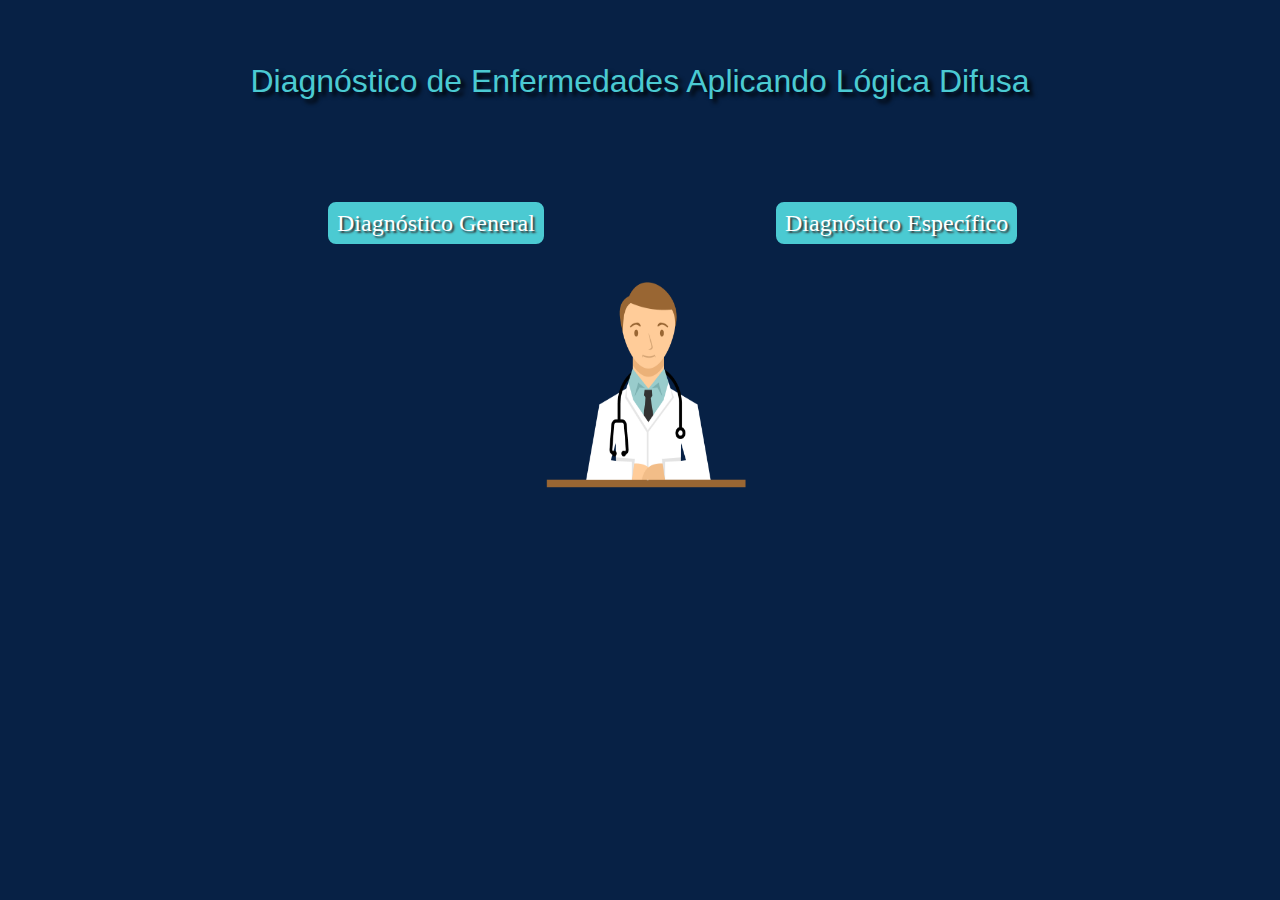
<file: index.html>
<!DOCTYPE html>
<html>
  <head>
    <meta charset="utf-8">
    <link rel="stylesheet" href="css/styleIndex.css">
    <link rel="icon" href="syringe.png">
    <script src="js/jquery-1.11.2.min.js"></script>
    <script src="js/baseDatos.js"></script>
    <title>Proyecto Lógica Difusa</title>
  </head>

  <body onload="cargarBaseDatos()">
    <h1>Diagnóstico de Enfermedades Aplicando Lógica Difusa</h1>
      <a href="diagnosticoGeneral.html"><input type="submit" name="login" class="login" value="Diagnóstico General"></a>
      <a href="diagnosticoEspecifico.html"><input type="submit" name="login2" class="login2" value="Diagnóstico Específico"></a>
      <img src="doctor.png" alt="" class="doctor">
  </body>
</html>
</file>
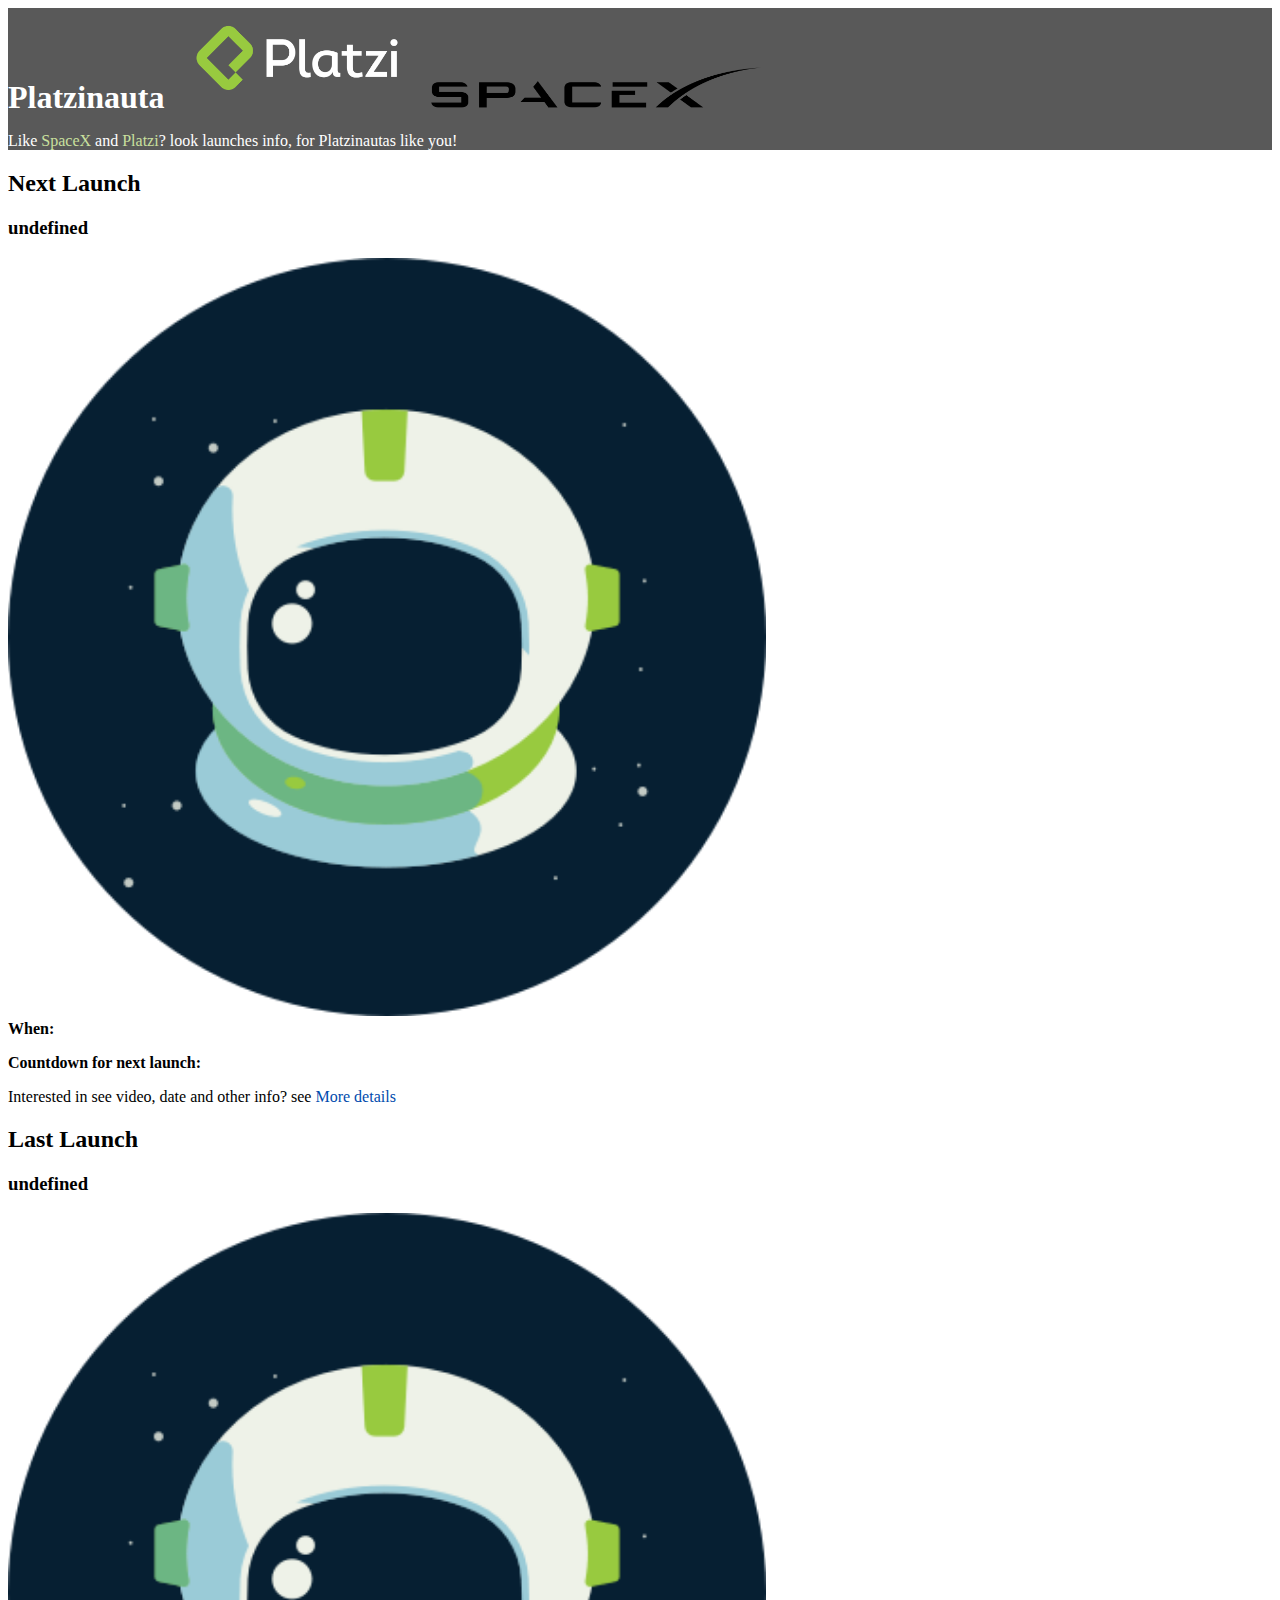
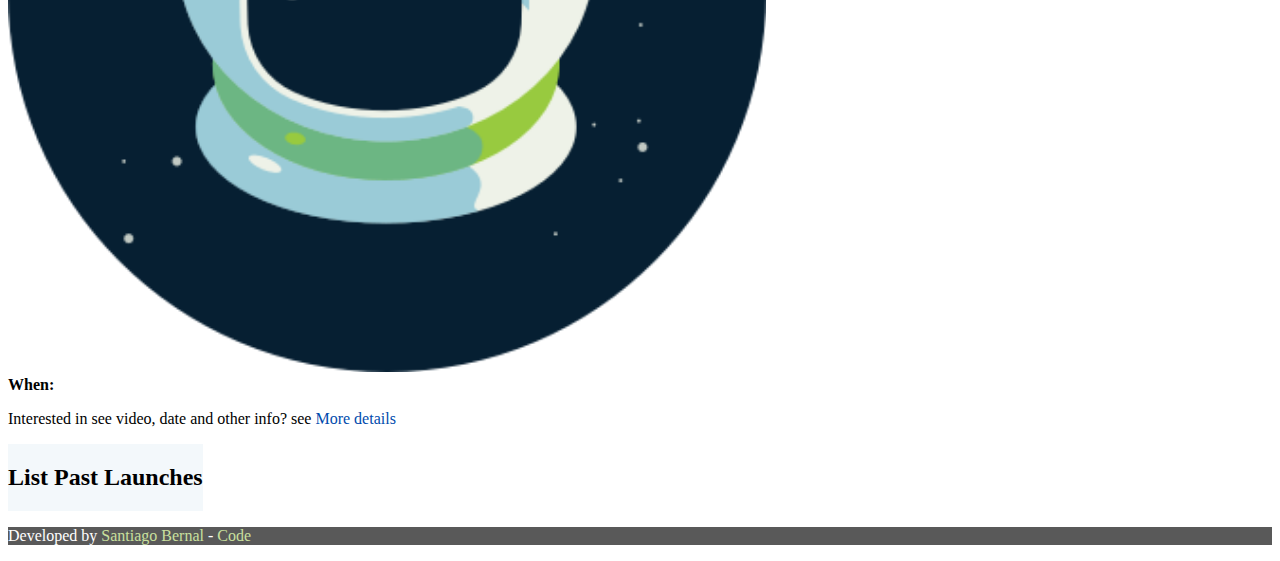
<file: src/index.html>
<!DOCTYPE html>
<html lang="en">
<head>
    <meta charset="UTF-8">
    <meta name="viewport" content="width=device-width, initial-scale=1.0">
    <meta name="description" content="Web app to get info about spaceX launches.">
    <meta name="theme-color" content="#97ca3e"/>
    <title>SpaceX Platzi</title>
    <link rel="stylesheet" href="https://stackpath.bootstrapcdn.com/bootstrap/4.5.0/css/bootstrap.min.css" media="all" integrity="sha384-9aIt2nRpC12Uk9gS9baDl411NQApFmC26EwAOH8WgZl5MYYxFfc+NcPb1dKGj7Sk" crossorigin="anonymous">
    <link rel="icon" href="img/favicon.ico" type="image/x-icon" />
    <link rel="apple-touch-icon" href="img/AppImages/ios/192.png">
    <style>
        header {
            background-color: #595959;
            color: white;
        }
        footer {
            background-color: #595959;
            color: white;
        }
        .header {
            display: inline;
        }
        .col-sm-6 {
            background-color: #f3f8fb;
            display: inline-block;
        }
        .links:link {
            color: #C9E09E;
            background-color: transparent;
            text-decoration: none;
        }
        .featured-launches-links {
            color: #004BAD;
            background-color: transparent;
            text-decoration: none;
        }
        .past-launches {
            display: flex;
            flex-wrap: wrap;
            flex-direction: row;
            justify-content: center;
            align-items: center;
        }
        .launch-title-card {
            margin: 1%;
        }
        .hide {
            display: none;
        }
    </style>
    <link rel="manifest" href="manifest.json">
</head>
<body>
    <header>
        <h1 class="header">Platzinauta</h1>
        <img class="header" src="img/platzi-logo.png" width="258px" height="100px" alt="Platzi logo">
        <img class="header" src="img/SpaceX_logo_black.svg.png" width="332px" height="41px" alt="SpaceX logo">
        <div class="description">
            <p>Like <a class="links" href="https://spacex.com" target="_blank">SpaceX</a> and <a class="links"  href="https://platzi.com/" target="_blank">Platzi</a>? look launches info, for Platzinautas like you!</p>
        </div>
    </header>
    <section>
        <div class="container">
            <div class="row">
                <div class="col-sm-3"></div>
                <div id="upcoming" class="card col-sm-3">
                    <div id="upcoming-container">
                        <h2>Next Launch</h2>
                        <div id="title-upcoming-container">
                            <h3 id="title-upcoming"></h3>
                        </div>
                        <div id="img-upcoming-container">
                            <img id="img-upcoming" src="img/astronauta.png" width="60%" height="60%" alt="mission logo" />
                        </div>
                        <div id="date-upcoming-container">
                            <span><strong>When:</strong></span>
                            <p id="date-upcoming"></p>
                        </div>
                        <div id="countdown-upcoming-container">
                            <span><strong>Countdown for next launch:</strong></span>
                            <p id="countdown-upcoming"></p>
                        </div>
                        <p>Interested in see video, date and other info? see <a class="featured-launches-links" href="" id="more-upcoming">More details</a></p>
                    </div>
                </div>

                <div id="latest" class="card col-sm-3">
                    <div id="latest-container">
                        <h2>Last Launch</h2>
                        <div id="title-latest-container">
                            <h3 id="title-latest"></h3>
                        </div>
                        <div id="img-latest-container">
                            <img id="img-latest" src="img/astronauta.png" width="60%" height="60%" alt="mission logo" />
                        </div>
                        <div id="date-latest-container">
                            <span><strong>When:</strong></span>
                            <p id="date-latest"></p>
                        </div>
                        <p>Interested in see video, date and other info? see <a class="featured-launches-links" href="" id="more-latest">More details</a></p>
                    </div>
                </div>
                <div class="col-sm-3"></div>
            </div>

            <div class="row">
                <div class="col-sm-3"></div>
                <div class="col-sm-6">
                    <h2 id="past-launches-title" class="btn btn-secondary">List Past Launches</h2>
                </div>
                <div class="col-sm-3"></div>
            </div>
            <div class="row hide" id="past-launches-container">
                <div id="past-launches" class="past-launches card col-sm-12"></div>
            </div>
        </div>
    </section>
    <footer>
        <p>Developed by <a class="links" href="https://sb.js.org/">Santiago Bernal</a> - <a class="links" href="https://github.com/santiaguf/spacex-platzi" target="_blank">Code</a></p>
    </footer>
    <script defer type="module" src="js/launches.js"></script>
    <script defer type="text/javascript">
        const btnListPastLaunches = document.getElementById("past-launches-title");
        btnListPastLaunches.addEventListener("click", () => {
            const pastLaunches = document.getElementById("past-launches-container");
            pastLaunches.classList.remove("hide");
        });

        if ("serviceWorker" in navigator) {
            window.addEventListener("load", function() {
                navigator.serviceWorker
                .register("/serviceWorker.js")
                .then(res => console.log("service worker registered"))
                .catch(err => console.log("service worker not registered", err))
        })
        }
    </script>
</body>
</html>
</file>
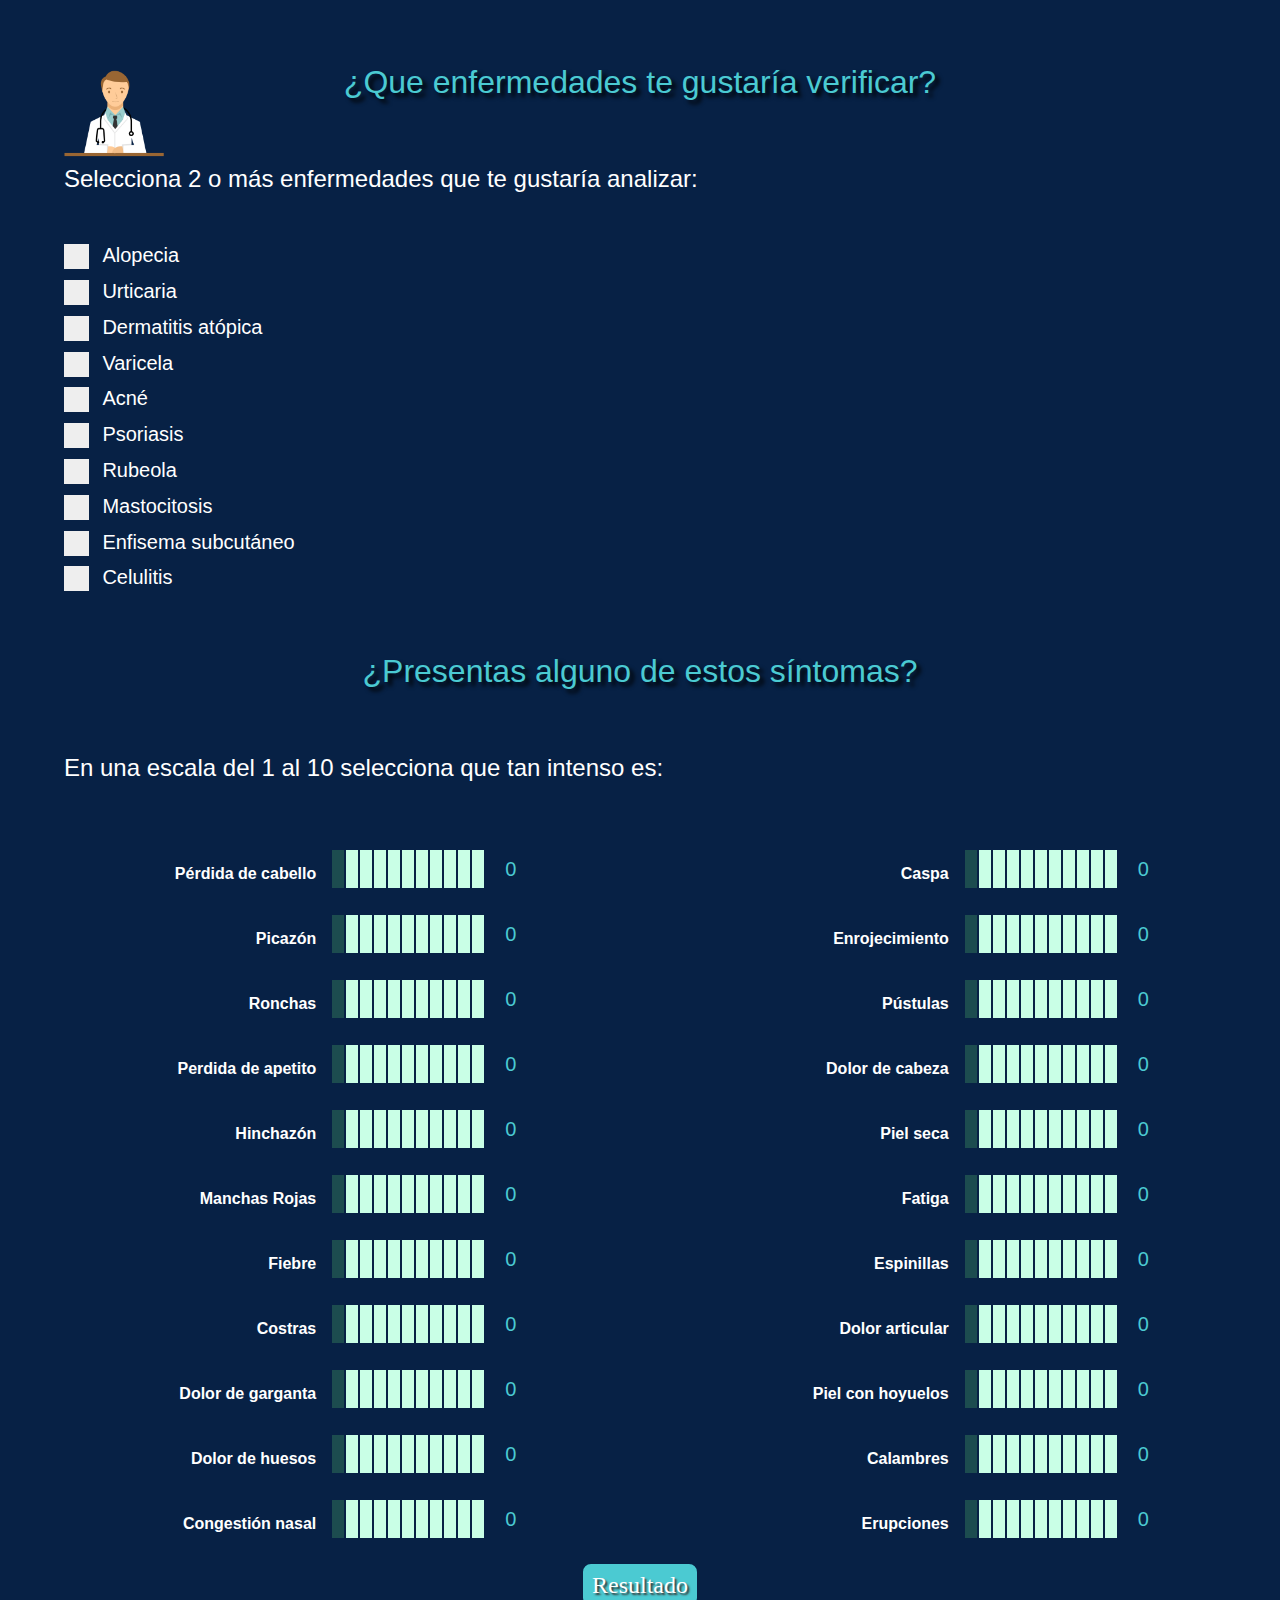
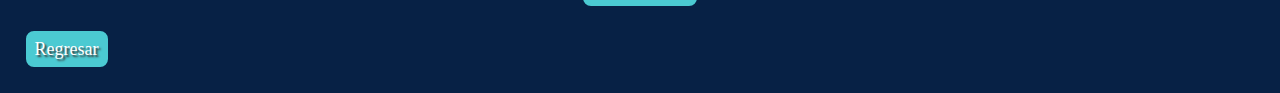
<file: diagnosticoEspecifico.html>
<!DOCTYPE html>
<html>
  <head>
    <meta charset="utf-8">
    <link rel="icon" href="syringe.png">
    <link rel="stylesheet" href="css/styleEspecifico.css">
    <link rel="stylesheet" href="css/styleGeneral.css">
    <link rel="stylesheet" href="css/bars-1to10.css">
    <script src="js/jquery-1.11.2.min.js"></script>
    <script src="js/jquery.barrating.min.js"></script>
    <script src="js/examples.js"></script>
    <script src="js/baseDatos.js"></script>
    <script src="js/funciones.js"></script>
    <img src="doctor.png" style="width:100px;height:100px;position:absolute;padding-left:5%;">
    <title>Diagnóstico Específico</title>
  </head>
  <body>
      <div id="cuestionario">
        <h1>¿Que enfermedades te gustaría verificar?</h1>
        <h2>Selecciona 2 o más enfermedades que te gustaría analizar:</h2>
        <label class="container">
        <input type="checkbox" id="Alopecia">Alopecia
        <span class="checkmark"></span>
        </label>
        <label class="container">Urticaria
        <input type="checkbox" id="Urticaria">
        <span class="checkmark"></span>
        </label>
        <label class="container">Dermatitis atópica
        <input type="checkbox" id="Dermatitis">
        <span class="checkmark"></span>
        </label>
        <label class="container">Varicela
        <input type="checkbox" id="Varicela">
        <span class="checkmark"></span>
        </label>
        <label class="container">Acné
        <input type="checkbox" id="Acne">
        <span class="checkmark"></span>
        </label>
        <label class="container">Psoriasis
        <input type="checkbox" id="Psoriasis">
        <span class="checkmark"></span>
        </label>
        <label class="container">Rubeola
        <input type="checkbox" id="Rubeola">
        <span class="checkmark"></span>
        </label>
        <label class="container">Mastocitosis
        <input type="checkbox" id="Mastocitosis">
        <span class="checkmark"></span>
        </label>
        <label class="container">Enfisema subcutáneo
        <input type="checkbox" id="Enfisema">
        <span class="checkmark"></span>
        </label>
        <label class="container">Celulitis
        <input type="checkbox" id="Celulitis">
        <span class="checkmark"></span>
        </label>
        <h1>¿Presentas alguno de estos síntomas?</h1>

        <h2>En una escala del 1 al 10 selecciona que tan intenso es:</h2>

        <table>
          <tr>
            <th>Pérdida de cabello</th>
            <td>
              <div class="rating">
                <select id="perdCabello" name="1" autocomplete="off">
                  <option value="0" selected="selected">0</option>
                  <option value=".1">1</option>
                  <option value=".2">2</option>
                  <option value=".3">3</option>
                  <option value=".4">4</option>
                  <option value=".5">5</option>
                  <option value=".6">6</option>
                  <option value=".7">7</option>
                  <option value=".8">8</option>
                  <option value=".9">9</option>
                  <option value="1">10</option>
                </select>
              </div>
            </td>

            <th>Caspa</th>
            <td>
              <div class="rating">
                <select id="caspa" name="2" autocomplete="off">
                  <option value="0" selected="selected">0</option>
                  <option value=".1">1</option>
                  <option value=".2">2</option>
                  <option value=".3">3</option>
                  <option value=".4">4</option>
                  <option value=".5">5</option>
                  <option value=".6">6</option>
                  <option value=".7">7</option>
                  <option value=".8">8</option>
                  <option value=".9">9</option>
                  <option value="1">10</option>
                </select>
              </div>
            </td>
          </tr>
          <tr>
            <th>Picazón</th>
            <td>
              <div class="rating">
                <select id="picazon" name="3" autocomplete="off">
                  <option value="0" selected="selected">0</option>
                  <option value=".1">1</option>
                  <option value=".2">2</option>
                  <option value=".3">3</option>
                  <option value=".4">4</option>
                  <option value=".5">5</option>
                  <option value=".6">6</option>
                  <option value=".7">7</option>
                  <option value=".8">8</option>
                  <option value=".9">9</option>
                  <option value="1">10</option>
                </select>
              </div>
            </td>
            <th>Enrojecimiento</th>
            <td>
              <div class="rating">
                <select id="enrojecimiento" name="4" autocomplete="off">
                  <option value="0" selected="selected">0</option>
                  <option value=".1">1</option>
                  <option value=".2">2</option>
                  <option value=".3">3</option>
                  <option value=".4">4</option>
                  <option value=".5">5</option>
                  <option value=".6">6</option>
                  <option value=".7">7</option>
                  <option value=".8">8</option>
                  <option value=".9">9</option>
                  <option value="1">10</option>
                </select>
              </div>
            </td>
          </tr>
          <tr>
            <th>Ronchas</th>
            <td>
              <div class="rating">
                <select id="ronchas" name="5" autocomplete="off">
                  <option value="0" selected="selected">0</option>
                  <option value=".1">1</option>
                  <option value=".2">2</option>
                  <option value=".3">3</option>
                  <option value=".4">4</option>
                  <option value=".5">5</option>
                  <option value=".6">6</option>
                  <option value=".7">7</option>
                  <option value=".8">8</option>
                  <option value=".9">9</option>
                  <option value="1">10</option>
                </select>
              </div>
            </td>
            <th>Pústulas</th>
            <td>
              <div class="rating">
                <select id="postulas" name="6" autocomplete="off">
                  <option value="0" selected="selected">0</option>
                  <option value=".1">1</option>
                  <option value=".2">2</option>
                  <option value=".3">3</option>
                  <option value=".4">4</option>
                  <option value=".5">5</option>
                  <option value=".6">6</option>
                  <option value=".7">7</option>
                  <option value=".8">8</option>
                  <option value=".9">9</option>
                  <option value="1">10</option>
                </select>
              </div>
            </td>
          </tr>
          <tr>
            <th>Perdida de apetito</th>
            <td>
              <div class="rating">
                <select id="perdApetito" name="7" autocomplete="off">
                  <option value="0" selected="selected">0</option>
                  <option value=".1">1</option>
                  <option value=".2">2</option>
                  <option value=".3">3</option>
                  <option value=".4">4</option>
                  <option value=".5">5</option>
                  <option value=".6">6</option>
                  <option value=".7">7</option>
                  <option value=".8">8</option>
                  <option value=".9">9</option>
                  <option value="1">10</option>
                </select>
              </div>
            </td>
            <th>Dolor de cabeza</th>
            <td>
              <div class="rating">
                <select id="dolorCabeza" name="8" autocomplete="off">
                  <option value="0" selected="selected">0</option>
                  <option value=".1">1</option>
                  <option value=".2">2</option>
                  <option value=".3">3</option>
                  <option value=".4">4</option>
                  <option value=".5">5</option>
                  <option value=".6">6</option>
                  <option value=".7">7</option>
                  <option value=".8">8</option>
                  <option value=".9">9</option>
                  <option value="1">10</option>
                </select>
              </div>
            </td>
          </tr>
          <tr>
            <th>Hinchazón</th>
            <td>
              <div class="rating">
                <select id="hinchazon" name="9" autocomplete="off">
                  <option value="0" selected="selected">0</option>
                  <option value=".1">1</option>
                  <option value=".2">2</option>
                  <option value=".3">3</option>
                  <option value=".4">4</option>
                  <option value=".5">5</option>
                  <option value=".6">6</option>
                  <option value=".7">7</option>
                  <option value=".8">8</option>
                  <option value=".9">9</option>
                  <option value="1">10</option>
                </select>
              </div>
            </td>
            <th>Piel seca</th>
            <td>
              <div class="rating">
                <select id="pielSeca" name="10" autocomplete="off">
                  <option value="0" selected="selected">0</option>
                  <option value=".1">1</option>
                  <option value=".2">2</option>
                  <option value=".3">3</option>
                  <option value=".4">4</option>
                  <option value=".5">5</option>
                  <option value=".6">6</option>
                  <option value=".7">7</option>
                  <option value=".8">8</option>
                  <option value=".9">9</option>
                  <option value="1">10</option>
                </select>
              </div>
            </td>
          </tr>
          <tr>
            <th>Manchas Rojas</th>
            <td>
              <div class="rating">
                <select id="manchasRojas" name="11" autocomplete="off">
                  <option value="0" selected="selected">0</option>
                  <option value=".1">1</option>
                  <option value=".2">2</option>
                  <option value=".3">3</option>
                  <option value=".4">4</option>
                  <option value=".5">5</option>
                  <option value=".6">6</option>
                  <option value=".7">7</option>
                  <option value=".8">8</option>
                  <option value=".9">9</option>
                  <option value="1">10</option>
                </select>
              </div>
            </td>
            <th>Fatiga</th>
            <td>
              <div class="rating">
                <select id="fatiga" name="12" autocomplete="off">
                  <option value="0" selected="selected">0</option>
                  <option value=".1">1</option>
                  <option value=".2">2</option>
                  <option value=".3">3</option>
                  <option value=".4">4</option>
                  <option value=".5">5</option>
                  <option value=".6">6</option>
                  <option value=".7">7</option>
                  <option value=".8">8</option>
                  <option value=".9">9</option>
                  <option value="1">10</option>
                </select>
              </div>
            </td>
          </tr>
          <tr>
            <th>Fiebre</th>
            <td>
              <div class="rating">
                <select id="fiebre" name="13" autocomplete="off">
                  <option value="0" selected="selected">0</option>
                  <option value=".1">1</option>
                  <option value=".2">2</option>
                  <option value=".3">3</option>
                  <option value=".4">4</option>
                  <option value=".5">5</option>
                  <option value=".6">6</option>
                  <option value=".7">7</option>
                  <option value=".8">8</option>
                  <option value=".9">9</option>
                  <option value="1">10</option>
                </select>
              </div>
            </td>
            <th>Espinillas</th>
            <td>
              <div class="rating">
                <select id="espinillas" name="14" autocomplete="off">
                  <option value="0" selected="selected">0</option>
                  <option value=".1">1</option>
                  <option value=".2">2</option>
                  <option value=".3">3</option>
                  <option value=".4">4</option>
                  <option value=".5">5</option>
                  <option value=".6">6</option>
                  <option value=".7">7</option>
                  <option value=".8">8</option>
                  <option value=".9">9</option>
                  <option value="1">10</option>
                </select>
              </div>
            </td>
          </tr>
          <tr>
            <th>Costras</th>
            <td>
              <div class="rating">
                <select id="costras" name="15" autocomplete="off">
                  <option value="0" selected="selected">0</option>
                  <option value=".1">1</option>
                  <option value=".2">2</option>
                  <option value=".3">3</option>
                  <option value=".4">4</option>
                  <option value=".5">5</option>
                  <option value=".6">6</option>
                  <option value=".7">7</option>
                  <option value=".8">8</option>
                  <option value=".9">9</option>
                  <option value="1">10</option>
                </select>
              </div>
            </td>
            <th>Dolor articular</th>
            <td>
              <div class="rating">
                <select id="dolorArticular" name="16" autocomplete="off">
                  <option value="0" selected="selected">0</option>
                  <option value=".1">1</option>
                  <option value=".2">2</option>
                  <option value=".3">3</option>
                  <option value=".4">4</option>
                  <option value=".5">5</option>
                  <option value=".6">6</option>
                  <option value=".7">7</option>
                  <option value=".8">8</option>
                  <option value=".9">9</option>
                  <option value="1">10</option>
                </select>
              </div>
            </td>
          </tr>
          <tr>
            <th>Dolor de garganta</th>
            <td>
              <div class="rating">
                <select id="dolorGarganta" name="17" autocomplete="off">
                  <option value="0" selected="selected">0</option>
                  <option value=".1">1</option>
                  <option value=".2">2</option>
                  <option value=".3">3</option>
                  <option value=".4">4</option>
                  <option value=".5">5</option>
                  <option value=".6">6</option>
                  <option value=".7">7</option>
                  <option value=".8">8</option>
                  <option value=".9">9</option>
                  <option value="1">10</option>
                </select>
              </div>
            </td>
            <th>Piel con hoyuelos</th>
            <td>
              <div class="rating">
                <select id="pielHoyuelos" name="18" autocomplete="off">
                  <option value="0" selected="selected">0</option>
                  <option value=".1">1</option>
                  <option value=".2">2</option>
                  <option value=".3">3</option>
                  <option value=".4">4</option>
                  <option value=".5">5</option>
                  <option value=".6">6</option>
                  <option value=".7">7</option>
                  <option value=".8">8</option>
                  <option value=".9">9</option>
                  <option value="1">10</option>
                </select>
              </div>
            </td>
          </tr>
          <tr>
            <th>Dolor de huesos</th>
            <td>
              <div class="rating">
                <select id="dolorHuesos" name="19" autocomplete="off">
                  <option value="0" selected="selected">0</option>
                  <option value=".1">1</option>
                  <option value=".2">2</option>
                  <option value=".3">3</option>
                  <option value=".4">4</option>
                  <option value=".5">5</option>
                  <option value=".6">6</option>
                  <option value=".7">7</option>
                  <option value=".8">8</option>
                  <option value=".9">9</option>
                  <option value="1">10</option>
                </select>
              </div>
            </td>
            <th>Calambres</th>
            <td>
              <div class="rating">
                <select id="calambres" name="20" autocomplete="off">
                  <option value="0" selected="selected">0</option>
                  <option value=".1">1</option>
                  <option value=".2">2</option>
                  <option value=".3">3</option>
                  <option value=".4">4</option>
                  <option value=".5">5</option>
                  <option value=".6">6</option>
                  <option value=".7">7</option>
                  <option value=".8">8</option>
                  <option value=".9">9</option>
                  <option value="1">10</option>
                </select>
              </div>
            </td>
          </tr>
          <tr>
            <th>Congestión nasal</th>
            <td>
              <div class="rating">
                <select id="congNasal" name="21" autocomplete="off">
                  <option value="0" selected="selected">0</option>
                  <option value=".1">1</option>
                  <option value=".2">2</option>
                  <option value=".3">3</option>
                  <option value=".4">4</option>
                  <option value=".5">5</option>
                  <option value=".6">6</option>
                  <option value=".7">7</option>
                  <option value=".8">8</option>
                  <option value=".9">9</option>
                  <option value="1">10</option>
                </select>
              </div>
            </td>
            <th>Erupciones</th>
            <td>
              <div class="rating">
                <select id="erupciones" name="22" autocomplete="off">
                  <option value="0" selected="selected">0</option>
                  <option value=".1">1</option>
                  <option value=".2">2</option>
                  <option value=".3">3</option>
                  <option value=".4">4</option>
                  <option value=".5">5</option>
                  <option value=".6">6</option>
                  <option value=".7">7</option>
                  <option value=".8">8</option>
                  <option value=".9">9</option>
                  <option value="1">10</option>
                </select>
              </div>
            </td>
          </tr>
        </table>
        <button onclick="obtenerDiagnosticoEspecifico()" class="resultado"> Resultado </button>
        <a href="index.html"><input type="submit" name="" value="Regresar" class="regresar"></a>
      </div>
      </div>
      <div id="respuesta" class="hidden">
        <h2>Resultado:</h2>
        <div id="mensaje" class="mensaje"></div>
        <button onclick="regresarCuestionario()" id="reiniciar" class="volver"> Volver a hacer el cuestionario</button>
      </div>
  </body>
</html>
</file>
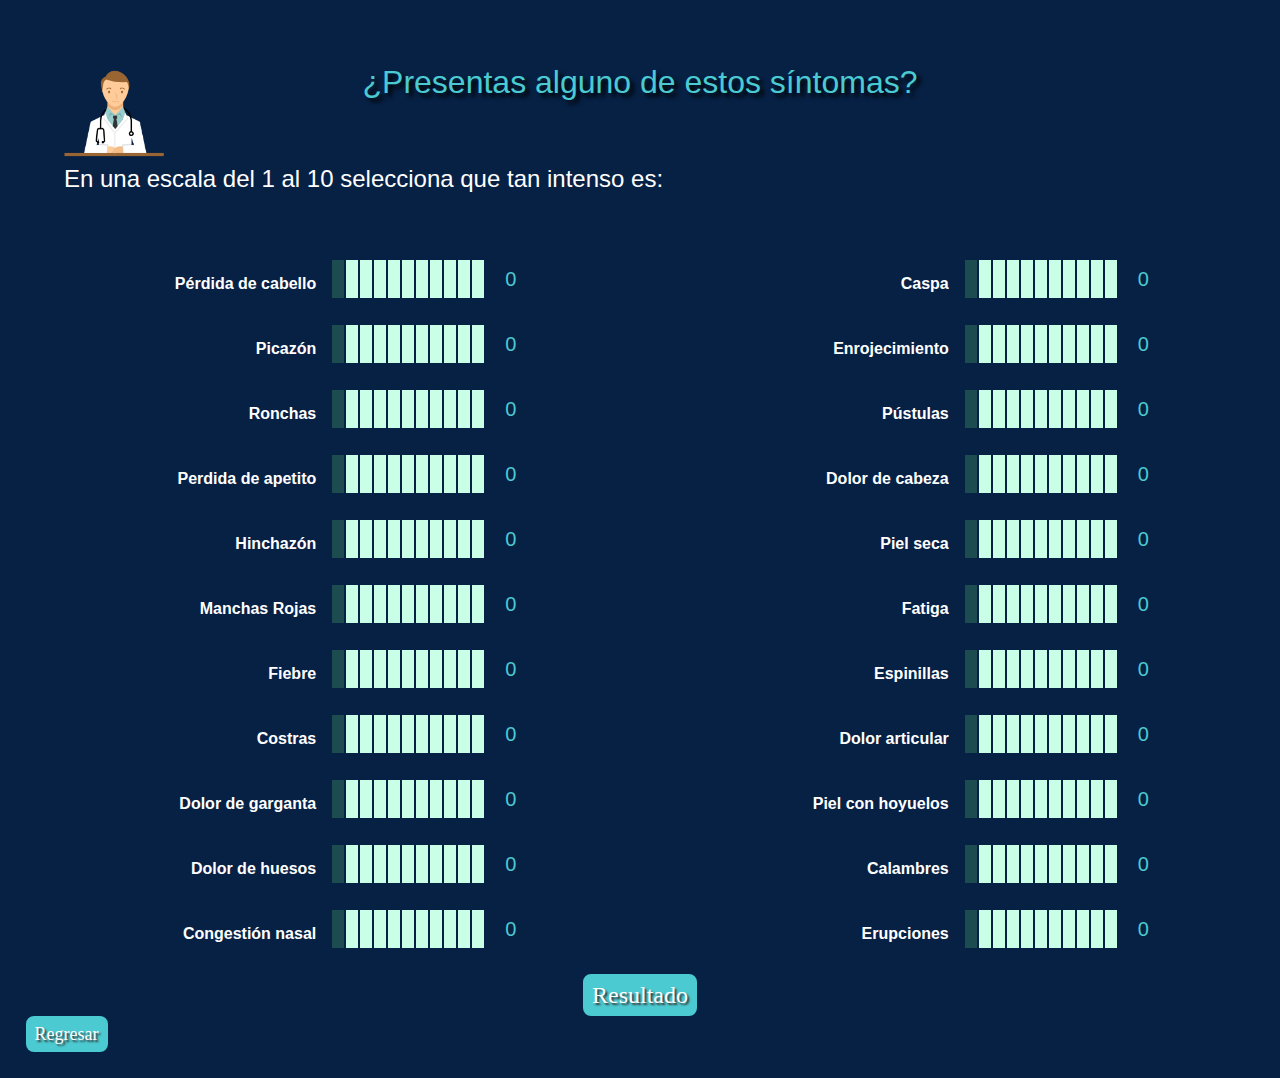
<file: diagnosticoGeneral.html>
<!DOCTYPE html>
<html>
<head>
  <meta charset="utf-8">
  <title>Diagnóstico General</title>
  <link rel="icon" href="syringe.png">
  <link rel="stylesheet" href="css/styleGeneral.css">
  <link rel="stylesheet" href="css/bars-1to10.css">

  <script src="js/jquery-1.11.2.min.js"></script>
  <script src="js/jquery.barrating.min.js"></script>
  <script src="js/examples.js"></script>
  <script src="js/baseDatos.js"></script>
  <script src="js/funciones.js"></script>

</head>
<body>
	<img src="doctor.png" style="width:100px;height:100px;position:absolute;padding-left:5%;">
  <div id="cuestionario" >
  <h1>¿Presentas alguno de estos síntomas?</h1>

  <h2>En una escala del 1 al 10 selecciona que tan intenso es:</h2>
  <table>
    <tr>
      <th>Pérdida de cabello</th>
      <td>
        <div class="rating">
          <select id="perdCabello" name="1" autocomplete="off" class="sintoma">
            <option value="0" selected="selected">0</option>
            <option value=".1">1</option>
            <option value=".2">2</option>
            <option value=".3">3</option>
            <option value=".4">4</option>
            <option value=".5">5</option>
            <option value=".6">6</option>
            <option value=".7">7</option>
            <option value=".8">8</option>
            <option value=".9">9</option>
            <option value="1">10</option>
          </select>
        </div>
      </td>

      <th>Caspa</th>
      <td>
        <div class="rating">
          <select id="caspa" name="2" autocomplete="off" class="sintoma">
            <option value="0" selected="selected">0</option>
            <option value=".1">1</option>
            <option value=".2">2</option>
            <option value=".3">3</option>
            <option value=".4">4</option>
            <option value=".5">5</option>
            <option value=".6">6</option>
            <option value=".7">7</option>
            <option value=".8">8</option>
            <option value=".9">9</option>
            <option value="1">10</option>
          </select>
        </div>
      </td>
    </tr>
    <tr>
      <th>Picazón</th>
      <td>
        <div class="rating">
          <select id="picazon" name="3" autocomplete="off" class="sintoma">
            <option value="0" selected="selected">0</option>
            <option value=".1">1</option>
            <option value=".2">2</option>
            <option value=".3">3</option>
            <option value=".4">4</option>
            <option value=".5">5</option>
            <option value=".6">6</option>
            <option value=".7">7</option>
            <option value=".8">8</option>
            <option value=".9">9</option>
            <option value="1">10</option>
          </select>
        </div>
      </td>
      <th>Enrojecimiento</th>
      <td>
        <div class="rating">
          <select id="enrojecimiento" name="4" autocomplete="off" class="sintoma">
            <option value="0" selected="selected">0</option>
            <option value=".1">1</option>
            <option value=".2">2</option>
            <option value=".3">3</option>
            <option value=".4">4</option>
            <option value=".5">5</option>
            <option value=".6">6</option>
            <option value=".7">7</option>
            <option value=".8">8</option>
            <option value=".9">9</option>
            <option value="1">10</option>
          </select>
        </div>
      </td>
    </tr>
    <tr>
      <th>Ronchas</th>
      <td>
        <div class="rating">
          <select id="ronchas" name="5" autocomplete="off" class="sintoma">
            <option value="0" selected="selected">0</option>
            <option value=".1">1</option>
            <option value=".2">2</option>
            <option value=".3">3</option>
            <option value=".4">4</option>
            <option value=".5">5</option>
            <option value=".6">6</option>
            <option value=".7">7</option>
            <option value=".8">8</option>
            <option value=".9">9</option>
            <option value="1">10</option>
          </select>
        </div>
      </td>
      <th>Pústulas</th>
      <td>
        <div class="rating">
          <select id="postulas" name="6" autocomplete="off" class="sintoma">
            <option value="0" selected="selected">0</option>
            <option value=".1">1</option>
            <option value=".2">2</option>
            <option value=".3">3</option>
            <option value=".4">4</option>
            <option value=".5">5</option>
            <option value=".6">6</option>
            <option value=".7">7</option>
            <option value=".8">8</option>
            <option value=".9">9</option>
            <option value="1">10</option>
          </select>
        </div>
      </td>
    </tr>
    <tr>
      <th>Perdida de apetito</th>
      <td>
        <div class="rating">
          <select id="perdApetito" name="7" autocomplete="off" class="sintoma">
            <option value="0" selected="selected">0</option>
            <option value=".1">1</option>
            <option value=".2">2</option>
            <option value=".3">3</option>
            <option value=".4">4</option>
            <option value=".5">5</option>
            <option value=".6">6</option>
            <option value=".7">7</option>
            <option value=".8">8</option>
            <option value=".9">9</option>
            <option value="1">10</option>
          </select>
        </div>
      </td>
      <th>Dolor de cabeza</th>
      <td>
        <div class="rating">
          <select id="dolorCabeza" name="8" autocomplete="off" class="sintoma">
            <option value="0" selected="selected">0</option>
            <option value=".1">1</option>
            <option value=".2">2</option>
            <option value=".3">3</option>
            <option value=".4">4</option>
            <option value=".5">5</option>
            <option value=".6">6</option>
            <option value=".7">7</option>
            <option value=".8">8</option>
            <option value=".9">9</option>
            <option value="1">10</option>
          </select>
        </div>
      </td>
    </tr>
    <tr>
      <th>Hinchazón</th>
      <td>
        <div class="rating">
          <select id="hinchazon" name="9" autocomplete="off" class="sintoma">
            <option value="0" selected="selected">0</option>
            <option value=".1">1</option>
            <option value=".2">2</option>
            <option value=".3">3</option>
            <option value=".4">4</option>
            <option value=".5">5</option>
            <option value=".6">6</option>
            <option value=".7">7</option>
            <option value=".8">8</option>
            <option value=".9">9</option>
            <option value="1">10</option>
          </select>
        </div>
      </td>
      <th>Piel seca</th>
      <td>
        <div class="rating">
          <select id="pielSeca" name="10" autocomplete="off" class="sintoma">
            <option value="0" selected="selected">0</option>
            <option value=".1">1</option>
            <option value=".2">2</option>
            <option value=".3">3</option>
            <option value=".4">4</option>
            <option value=".5">5</option>
            <option value=".6">6</option>
            <option value=".7">7</option>
            <option value=".8">8</option>
            <option value=".9">9</option>
            <option value="1">10</option>
          </select>
        </div>
      </td>
    </tr>
    <tr>
      <th>Manchas Rojas</th>
      <td>
        <div class="rating">
          <select id="manchasRojas" name="11" autocomplete="off" class="sintoma">
            <option value="0" selected="selected">0</option>
            <option value=".1">1</option>
            <option value=".2">2</option>
            <option value=".3">3</option>
            <option value=".4">4</option>
            <option value=".5">5</option>
            <option value=".6">6</option>
            <option value=".7">7</option>
            <option value=".8">8</option>
            <option value=".9">9</option>
            <option value="1">10</option>
          </select>
        </div>
      </td>
      <th>Fatiga</th>
      <td>
        <div class="rating">
          <select id="fatiga" name="12" autocomplete="off" class="sintoma">
            <option value="0" selected="selected">0</option>
            <option value=".1">1</option>
            <option value=".2">2</option>
            <option value=".3">3</option>
            <option value=".4">4</option>
            <option value=".5">5</option>
            <option value=".6">6</option>
            <option value=".7">7</option>
            <option value=".8">8</option>
            <option value=".9">9</option>
            <option value="1">10</option>
          </select>
        </div>
      </td>
    </tr>
    <tr>
      <th>Fiebre</th>
      <td>
        <div class="rating">
          <select id="fiebre" name="13" autocomplete="off" class="sintoma">
            <option value="0" selected="selected">0</option>
            <option value=".1">1</option>
            <option value=".2">2</option>
            <option value=".3">3</option>
            <option value=".4">4</option>
            <option value=".5">5</option>
            <option value=".6">6</option>
            <option value=".7">7</option>
            <option value=".8">8</option>
            <option value=".9">9</option>
            <option value="1">10</option>
          </select>
        </div>
      </td>
      <th>Espinillas</th>
      <td>
        <div class="rating">
          <select id="espinillas" name="14" autocomplete="off" class="sintoma">
            <option value="0" selected="selected">0</option>
            <option value=".1">1</option>
            <option value=".2">2</option>
            <option value=".3">3</option>
            <option value=".4">4</option>
            <option value=".5">5</option>
            <option value=".6">6</option>
            <option value=".7">7</option>
            <option value=".8">8</option>
            <option value=".9">9</option>
            <option value="1">10</option>
          </select>
        </div>
      </td>
    </tr>
    <tr>
      <th>Costras</th>
      <td>
        <div class="rating">
          <select id="costras" name="15" autocomplete="off" class="sintoma">
            <option value="0" selected="selected">0</option>
            <option value=".1">1</option>
            <option value=".2">2</option>
            <option value=".3">3</option>
            <option value=".4">4</option>
            <option value=".5">5</option>
            <option value=".6">6</option>
            <option value=".7">7</option>
            <option value=".8">8</option>
            <option value=".9">9</option>
            <option value="1">10</option>
          </select>
        </div>
      </td>
      <th>Dolor articular</th>
      <td>
        <div class="rating">
          <select id="dolorArticular" name="16" autocomplete="off" class="sintoma">
            <option value="0" selected="selected">0</option>
            <option value=".1">1</option>
            <option value=".2">2</option>
            <option value=".3">3</option>
            <option value=".4">4</option>
            <option value=".5">5</option>
            <option value=".6">6</option>
            <option value=".7">7</option>
            <option value=".8">8</option>
            <option value=".9">9</option>
            <option value="1">10</option>
          </select>
        </div>
      </td>
    </tr>
    <tr>
      <th>Dolor de garganta</th>
      <td>
        <div class="rating">
          <select id="dolorGarganta" name="17" autocomplete="off" class="sintoma">
            <option value="0" selected="selected">0</option>
            <option value=".1">1</option>
            <option value=".2">2</option>
            <option value=".3">3</option>
            <option value=".4">4</option>
            <option value=".5">5</option>
            <option value=".6">6</option>
            <option value=".7">7</option>
            <option value=".8">8</option>
            <option value=".9">9</option>
            <option value="1">10</option>
          </select>
        </div>
      </td>
      <th>Piel con hoyuelos</th>
      <td>
        <div class="rating">
          <select id="pielHoyuelos" name="18" autocomplete="off" class="sintoma">
            <option value="0" selected="selected">0</option>
            <option value=".1">1</option>
            <option value=".2">2</option>
            <option value=".3">3</option>
            <option value=".4">4</option>
            <option value=".5">5</option>
            <option value=".6">6</option>
            <option value=".7">7</option>
            <option value=".8">8</option>
            <option value=".9">9</option>
            <option value="1">10</option>
          </select>
        </div>
      </td>
    </tr>
    <tr>
      <th>Dolor de huesos</th>
      <td>
        <div class="rating">
          <select id="dolorHuesos" name="19" autocomplete="off" class="sintoma">
            <option value="0" selected="selected">0</option>
            <option value=".1">1</option>
            <option value=".2">2</option>
            <option value=".3">3</option>
            <option value=".4">4</option>
            <option value=".5">5</option>
            <option value=".6">6</option>
            <option value=".7">7</option>
            <option value=".8">8</option>
            <option value=".9">9</option>
            <option value="1">10</option>
          </select>
        </div>
      </td>
      <th>Calambres</th>
      <td>
        <div class="rating">
          <select id="calambres" name="20" autocomplete="off" class="sintoma">
            <option value="0" selected="selected">0</option>
            <option value=".1">1</option>
            <option value=".2">2</option>
            <option value=".3">3</option>
            <option value=".4">4</option>
            <option value=".5">5</option>
            <option value=".6">6</option>
            <option value=".7">7</option>
            <option value=".8">8</option>
            <option value=".9">9</option>
            <option value="1">10</option>
          </select>
        </div>
      </td>
    </tr>
    <tr>
      <th>Congestión nasal</th>
      <td>
        <div class="rating">
          <select id="congNasal" name="21" autocomplete="off" class="sintoma">
            <option value="0" selected="selected">0</option>
            <option value=".1">1</option>
            <option value=".2">2</option>
            <option value=".3">3</option>
            <option value=".4">4</option>
            <option value=".5">5</option>
            <option value=".6">6</option>
            <option value=".7">7</option>
            <option value=".8">8</option>
            <option value=".9">9</option>
            <option value="1">10</option>
          </select>
        </div>
      </td>
      <th>Erupciones</th>
      <td>
        <div class="rating">
          <select id="erupciones" name="22" autocomplete="off" class="sintoma">
            <option value="0" selected="selected">0</option>
            <option value=".1">1</option>
            <option value=".2">2</option>
            <option value=".3">3</option>
            <option value=".4">4</option>
            <option value=".5">5</option>
            <option value=".6">6</option>
            <option value=".7">7</option>
            <option value=".8">8</option>
            <option value=".9">9</option>
            <option value="1">10</option>
          </select>
        </div>
      </td>
    </tr>
  </table>
  <button onclick="obtenerDiagnostico()" class="resultado"> Resultado </button>
  <a href="index.html"><input type="submit" name="" value="Regresar" class="regresar"></a>
  </div>
  <div id="respuesta" class="hidden">
  	<h2>Resultado:</h2>
  	<div id="mensaje" class="mensaje"></div>
  	<button onclick="regresarCuestionario()" id="reiniciar" class="volver"> Volver a hacer el cuestionario</button>
  </div>
</body>
</html>
</file>
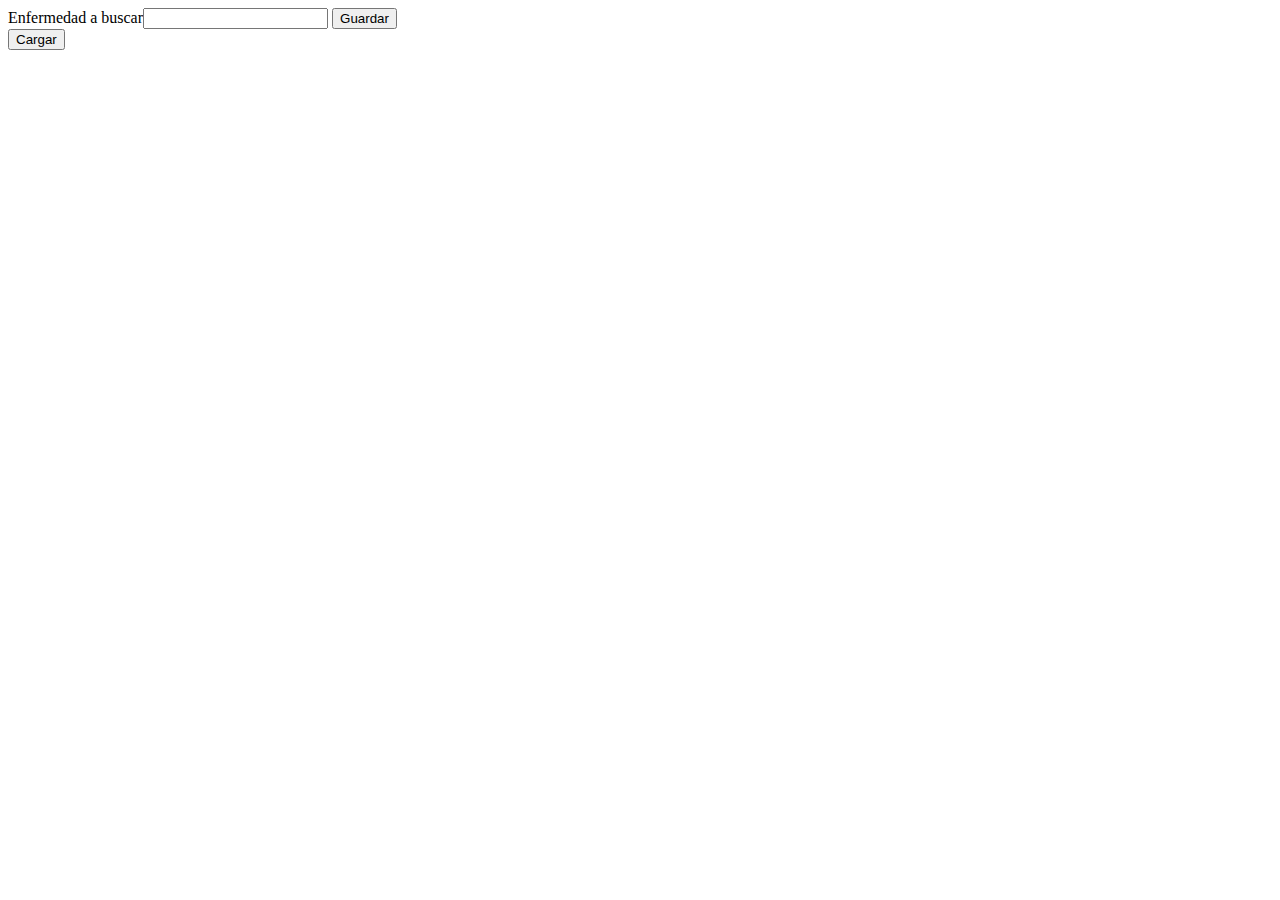
<file: pruebasFunciones.html>
<!DOCTYPE html>
<html>
<head>
	<title>Prueba</title>
	<script type="text/javascript" src="js/funciones.js"></script>
</head>
<body >
	<label> Enfermedad a buscar<input type="text" name="busqueda" > </label>
	<button onclick="cargarBaseDatos()">Guardar</button>
	<br>
	<button onclick="cargarEnfermedad()">Cargar</button>
	<label id="enfermedad"></label>
</body>
</html>
</file>
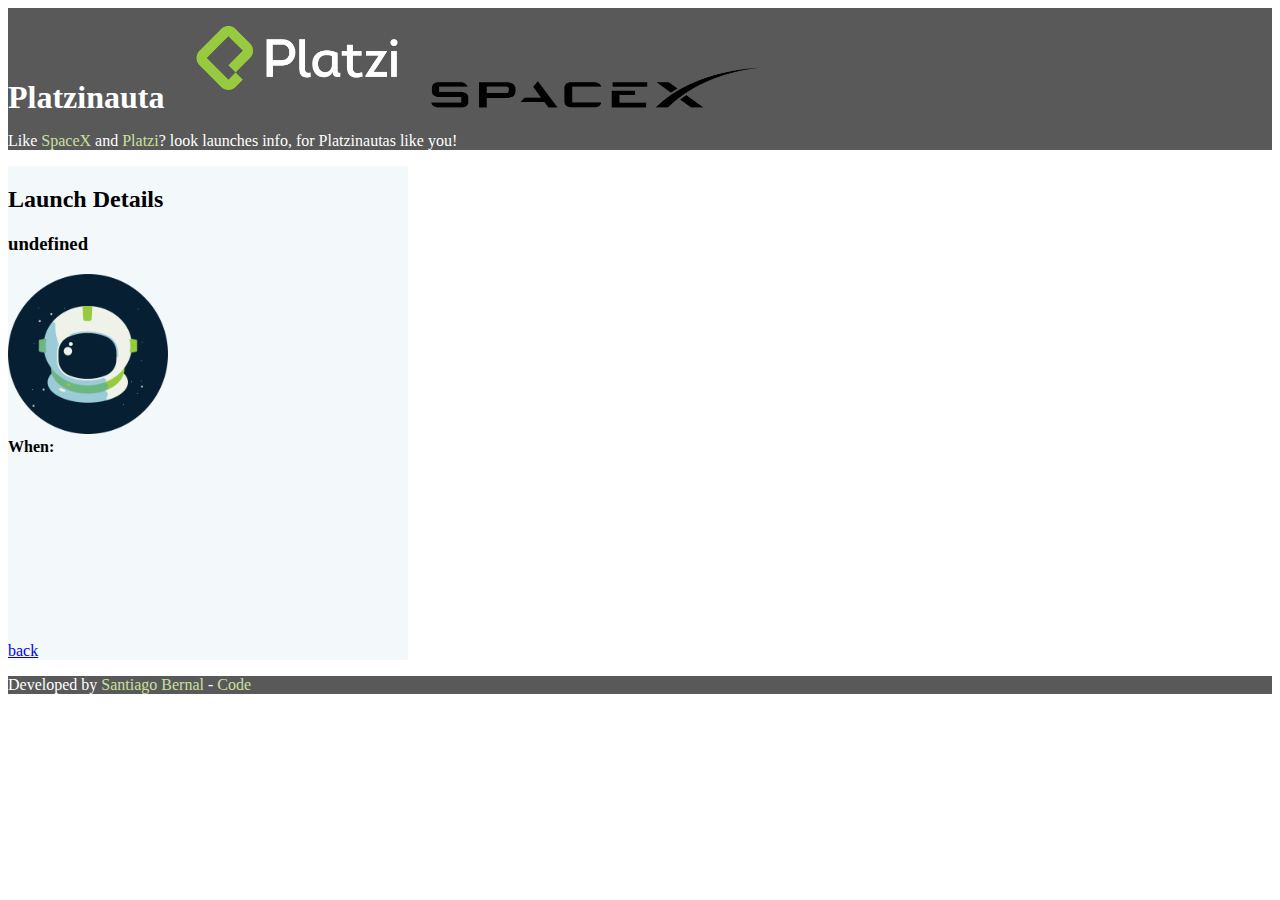
<file: src/launch.html>
<!DOCTYPE html>
<html lang="en">
<head>
    <meta charset="UTF-8">
    <meta name="viewport" content="width=device-width, initial-scale=1.0">
    <meta name="description" content="web app to get info about spaceX launches.">
    <title>SpaceX Platzi - Launch details</title>
    <link rel="preconnect" href="https://stackpath.bootstrapcdn.com/bootstrap/4.5.0/css/bootstrap.min.css" as="style" integrity="sha384-9aIt2nRpC12Uk9gS9baDl411NQApFmC26EwAOH8WgZl5MYYxFfc+NcPb1dKGj7Sk" crossorigin="anonymous">
    <link rel="icon" href="img/favicon.ico" type="image/x-icon" />
    <style>
        header {
            background-color: #595959;
            color: white;
        }
        footer {
            background-color: #595959;
            color: white;
        }
        .header {
            display: inline;
        }
        .col-sm-6 {
            background-color: #f3f8fb;
            display: inline-block;
        }
        .links:link {
            color: #C9E09E;
            background-color: transparent;
            text-decoration: none;
        }
        .featured-launches-links {
            color: #004BAD;
            background-color: transparent;
            text-decoration: none;
        }
    </style>
</head>
<body>
    <header>
        <h1 class="header">Platzinauta</h1>
        <img class="header" src="img/platzi-logo.png" width="258px" height="100px" alt="Platzi logo">
        <img class="header" src="img/SpaceX_logo_black.svg.png" width="332px" height="41px" alt="SpaceX logo">
        <div class="description">
            <p>Like <a class="links" href="https://spacex.com" target="_blank">SpaceX</a> and <a class="links"  href="https://platzi.com/" target="_blank">Platzi</a>? look launches info, for Platzinautas like you!</p>
        </div>
    </header>
    <section>
        <div class="container">
            <div class="row">
                <div class="col-sm-3"></div>
                <div id="launch-info" class="card col-sm-6">
                    <div id="launch-container">
                        <h2>Launch Details</h2>
                        <div id="title-launch-container">
                            <h3 id="title-launch">
                            </h3>
                        </div>
                        <div id="img-launch-container">
                            <img id="img-launch" src="img/astronauta.png" width="40%" height="40%" alt="mission logo" />
                        </div>
                        <div id="date-launch-container">
                            <span><strong>When:</strong></span>
                            <p id="date-launch">
                            </p>
                        </div>
                        <div id="video-launch-container">
                            <iframe title="Mission video" class="embed-responsive-item" id="video-launch" src="https://www.youtube.com/embed/bvim4rsNHkQ" frameborder="0" allow="accelerometer; autoplay; encrypted-media; gyroscope; picture-in-picture" allowfullscreen></iframe>
                        </div>
                        <div id="details-launch-container">
                            <p id="details-launch">
                            </p>
                        </div>
                        <a href="/" id="back" class="btn btn-info">back</a>
                    </div>
                </div>
                <div class="col-sm-3"></div>
            </div>

        </div>
    </section>
    <footer>
        <p>Developed by <a class="links" href="https://sb.js.org/">Santiago Bernal</a> - <a class="links" href="https://github.com/santiaguf/spacex-platzi" target="_blank">Code</a></p>
    </footer>
    <script defer type="module" src="js/launch.js"></script>
</body>
</html>
</file>
<file: css/styleIndex.css>
:root {
    --color-blue: #4BCAD2;
}

*{
  background-color: #072145;
}
h1{
  color: var(--color-blue);
  font-family: sans-serif;
  font-weight: lighter;
  text-align: center;
  margin-top: 5%;
  margin-bottom: 5%;
  outline: none;
  text-shadow: 4px 4px 4px black
}
h2{
  font-family: 'Verdana';
  color: white;
  font-family: sans-serif;
  font-weight: lighter;
  text-align: center;
  outline: none;
}
.login{
  background: var(--color-blue);
  opacity: 1.00;
  font-family: "Verdana";
  font-style: normal;
  font-weight: normal;
  font-size: 24px;
  line-height: 100%;
  color: white;
  opacity: 1.00;
  outline: none;
  border: 4px solid var(--color-blue);
  border-radius: 8px;
  cursor: pointer;
  margin-left: 25%;
  margin-top: 3%;
  text-shadow: 2px 2px 2px #363131;
  position: absolute;
  padding: 5px;
}
.login2{
  background: var(--color-blue);
  opacity: 1.00;
  font-family: "Verdana";
  font-style: normal;
  font-weight: normal;
  font-size: 24px;
  line-height: 100%;
  color: white;
  opacity: 1.00;
  outline: none;
  border: 4px solid var(--color-blue);
  border-radius: 8px;
  cursor: pointer;
  margin-left: 60%;
  margin-top: 3%;
  text-shadow: 2px 2px 2px #363131;
  position: absolute;
  padding: 5px;
}
.login:hover{
  background: var(--color-blue);
  transform: scale(1.2);
  outline: none;
  border: 4px solid var(--color-blue);
}
.login2:hover{
  background: var(--color-blue);
  transform: scale(1.2);
  outline: none;
  border: 4px solid var(--color-blue);
}

.doctor{
  height: 240px;
  width: 200px;
  position: absolute;
  margin-left: 42%;
  margin-top: 8%;
}

h3{
  font-family: 'Verdana';
  color: white;
  font-family: sans-serif;
  font-weight: lighter;
  text-align: left;
  margin-left: 4%;
}
</file>
<file: css/styleEspecifico.css>
*{
  background-color: #072145;
}
h1{
  color: #4BE9D2;
  font-family: sans-serif;
  font-weight: lighter;
  text-align: center;
  margin-top: 5%;
  margin-bottom: 5%;
  outline: none;
  text-shadow: 4px 4px 4px black
}
.container {
    display: block;
    position: relative;
    padding-left: 8%;
    margin-bottom: 1%;
    cursor: pointer;
    font-size: 20px;
    -webkit-user-select: none;
    -moz-user-select: none;
    -ms-user-select: none;
    user-select: none;
    color: white;
    font-family: sans-serif;
    font-weight: lighter;
}

.container input {
    position: absolute;
    opacity: 0;
    cursor: pointer;
}

.checkmark {
    position: absolute;
    top: 0;
    left: 0;
    height: 25px;
    width: 25px;
    background-color: #eee;
    margin-left: 5%;
}

.container:hover input ~ .checkmark {
    background-color: #ccc;
}

.container input:checked ~ .checkmark {
    background-color: #2196F3;
}

.checkmark:after {
    content: "";
    position: absolute;
    display: none;
}

.container input:checked ~ .checkmark:after {
    display: block;
}

.container .checkmark:after {
    left: 9px;
    top: 5px;
    width: 5px;
    height: 10px;
    border: solid white;
    border-width: 0 3px 3px 0;
    -webkit-transform: rotate(45deg);
    -ms-transform: rotate(45deg);
    transform: rotate(45deg);
}
h2{
  color: white;
  font-family: sans-serif;
  font-weight: lighter;
  padding-left: 5%;
  outline: none;
  margin-bottom: 4%;
}
.resultado{
  background: var(--color-blue);
  opacity: 1.00;
  font-family: "Verdana";
  font-style: normal;
  font-weight: normal;
  font-size: 24px;
  line-height: 100%;
  color: white;
  outline: none;
  border: 4px solid var(--color-blue);
  border-radius: 8px;
  cursor: pointer;
  text-shadow: 2px 2px 2px #363131;
  margin-bottom: 2%;
  padding: 5px;
}
.resultado:hover{
  background: var(--color-blue);
  transform: scale(1.2);
  outline: none;
  border: 4px solid var(--color-blue);
}
.volver{
  background: var(--color-blue);
  opacity: 1.00;
  font-family: "Verdana";
  font-style: normal;
  font-weight: normal;
  font-size: 18px;
  line-height: 100%;
  color: white;
  outline: none;
  border: 4px solid var(--color-blue);
  border-radius: 8px;
  cursor: pointer;
  text-shadow: 2px 2px 2px #363131;
}
.volver:hover{
  background: var(--color-blue);
  transform: scale(1.2);
  outline: none;
  border: 4px solid var(--color-blue);
}
.regresar{
  background: var(--color-blue);
  opacity: 1.00;
  font-family: "Verdana";
  font-style: normal;
  font-weight: normal;
  font-size: 18px;
  line-height: 100%;
  color: white;
  outline: none;
  border: 4px solid var(--color-blue);
  border-radius: 8px;
  cursor: pointer;
  text-shadow: 2px 2px 2px #363131;
  margin-bottom: 2%;
  margin-left: 2%;
  padding: 5px;
  box-sizing: border-box;
}
.regresar:hover{
  background: var(--color-blue);
  transform: scale(1.2);
  outline: none;
  border: 4px solid var(--color-blue);
}
.mensaje{
  color: white;
  margin-left: 5%;
  font-family: sans-serif;
  font-weight: lighter;
  outline: none;
  font-size: 18px;
}
</file>
<file: css/styleGeneral.css>
:root {
    --color-blue: #4BCAD2;
}
*{
  background-color: #072145;
  margin:0;
  padding:0;
}

html, body{
  height: 100%;
  width: 100%;
}
h1{
  color: var(--color-blue);
  font-family: sans-serif;
  font-weight: lighter;
  text-align: center;
  margin-top: 5%;
  margin-bottom: 5%;
  outline: none;
  text-shadow: 4px 4px 4px black
}
h2{
  color: white;
  font-family: sans-serif;
  font-weight: lighter;
  padding-left: 5%;
  outline: none;
  margin-bottom: 4%;
}
table{
  border-spacing: 15px;
  width: 100%;
  color: white;
  font-family: sans-serif;
  font-weight: lighter;
  text-align: left;
}
th{
  width: 25%;
  text-align: right;
}
td{
  width: 25%;
  text-align: left;
}

button{
  display: block;
  margin-right: auto;
  margin-left: auto;
  background-color: white;
  color: red;
  cursor: pointer;
}

.hidden{
  display: none;
}

#respuesta{
  height: 500px;
  width: 800px;
  margin-right:  auto;
  margin-left: auto;
  position: relative;
   top: 50%;
-ms-transform: translateY(-50%);
-webkit-transform: translateY(-50%);
-moz-transform: translateY(-50%);
-o-transform: translateY(-50%);
transform: translateY(-50%);
}

#respuesta button{
  position: absolute;
  bottom: 20px;
  display: block;
  width: 180px;
  left: calc(50% - 90px);
}
.resultado{
  background: var(--color-blue);
  opacity: 1.00;
  font-family: "Verdana";
  font-style: normal;
  font-weight: normal;
  font-size: 24px;
  line-height: 100%;
  color: white;
  outline: none;
  border: 4px solid var(--color-blue);
  border-radius: 8px;
  cursor: pointer;
  text-shadow: 2px 2px 2px #363131;
  padding: 5px;
}
.reinicio{
  background: var(--color-blue);
  opacity: 1.00;
  font-family: "Verdana";
  font-style: normal;
  font-weight: normal;
  font-size: 24px;
  line-height: 100%;
  color: white;
  outline: none;
  border: 4px solid var(--color-blue);
  border-radius: 8px;
  cursor: pointer;
  text-shadow: 2px 2px 2px #363131;
  margin-top: 1%;
  margin-bottom: 2%;
}
.resultado:hover{
  background: var(--color-blue);
  transform: scale(1.2);
  outline: none;
  border: 4px solid var(--color-blue);
}
.reinicio:hover{
  background: var(--color-blue);
  transform: scale(1.2);
  outline: none;
  border: 4px solid var(--color-blue);
}
.volver{
  background: var(--color-blue);
  opacity: 1.00;
  font-family: "Verdana";
  font-style: normal;
  font-weight: normal;
  font-size: 18px;
  line-height: 100%;
  color: white;
  outline: none;
  border: 4px solid var(--color-blue);
  border-radius: 8px;
  cursor: pointer;
  text-shadow: 2px 2px 2px #363131;
}
.volver:hover{
  background: var(--color-blue);
  transform: scale(1.2);
  outline: none;
  border: 4px solid var(--color-blue);
}
p{
  color: white;
  font-family: sans-serif;
  font-weight: lighter;
  outline: none;
  font-size: 18px;
}
.mensaje{
  color: white;
  margin-left: 5%;
  font-family: sans-serif;
  font-weight: lighter;
  outline: none;
  font-size: 18px;
}
.regresar{
  background: var(--color-blue);
  opacity: 1.00;
  font-family: "Verdana";
  font-style: normal;
  font-weight: normal;
  font-size: 18px;
  line-height: 100%;
  color: white;
  outline: none;
  border: 4px solid var(--color-blue);
  border-radius: 8px;
  cursor: pointer;
  text-shadow: 2px 2px 2px #363131;
  margin-bottom: 2%;
  margin-left: 2%;
  padding: 5px;
  box-sizing: border-box;
}
.regresar:hover{
  background: var(--color-blue);
  transform: scale(1.2);
  outline: none;
  border: 4px solid var(--color-blue);
}
</file>
<file: css/bars-1to10.css>
.br-theme-bars-1to10 .br-widget {
  height: 50px;
  white-space: nowrap;
}
.br-theme-bars-1to10 .br-widget a {
  display: block;
  width: 12px;
  padding: 5px 0;
  height: 28px;
  float: left;
  background-color: #C9FFE6;
  margin: 1px;
  text-align: center;
}

.br-theme-bars-1to10 .br-widget a.br-active,
.br-theme-bars-1to10 .br-widget a.br-selected {
  background-color: #4BCAD2;
}
.br-theme-bars-1to10 .br-widget .br-current-rating {
  font-size: 20px;
  line-height: 2;
  float: left;
  padding: 0 20px 0 20px;
  color: #4BCAD2;
  font-weight: 400;
}
.br-theme-bars-1to10 .br-readonly a {
  cursor: default;
}
.br-theme-bars-1to10 .br-readonly a.br-active,
.br-theme-bars-1to10 .br-readonly a.br-selected {
  background-color: #f2cd95;
}
.br-theme-bars-1to10 .br-readonly .br-current-rating {
  color: #f2cd95;
}
@media print {
  .br-theme-bars-1to10 .br-widget a {
    border: 1px solid #b3b3b3;
    background: white;
    height: 38px;
    -webkit-box-sizing: border-box;
    -moz-box-sizing: border-box;
    box-sizing: border-box;
  }
  .br-theme-bars-1to10 .br-widget a.br-active,
  .br-theme-bars-1to10 .br-widget a.br-selected {
    border: 1px solid black;
    background: white;
  }
  .br-theme-bars-1to10 .br-widget .br-current-rating {
    color: black;
  }
}

.br-theme-bars-1to10 .br-widget a:first-child {
  background-color: #1C4C4F;
}
</file>
